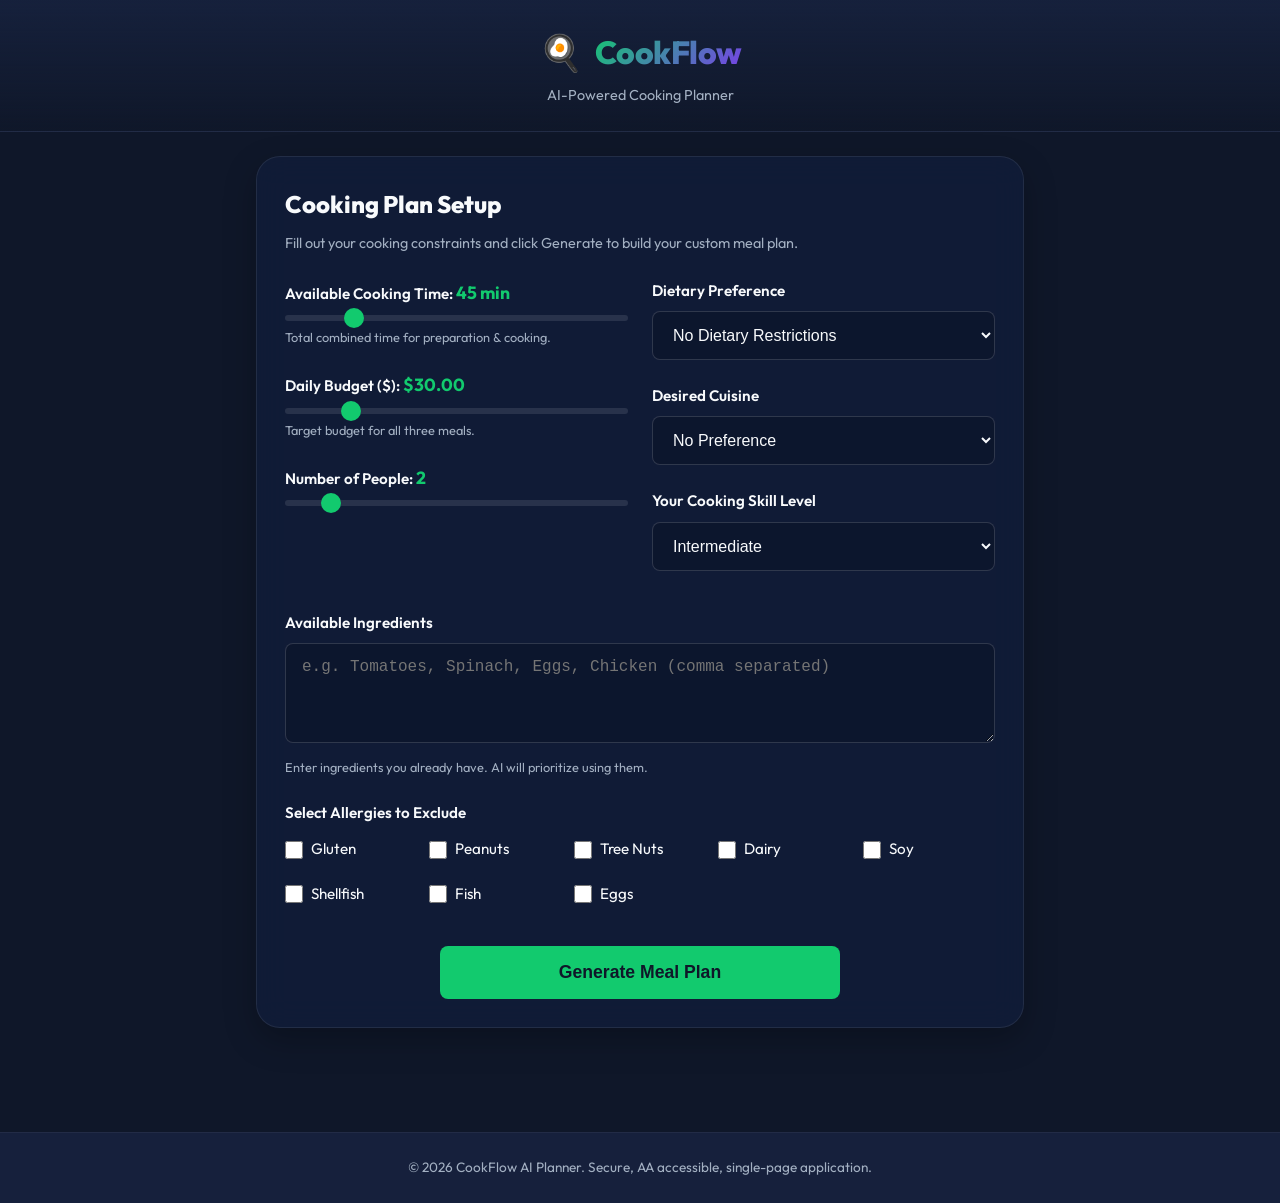
<file: index.html>
<!DOCTYPE html>
<html lang="en">
<head>
  <meta charset="UTF-8">
  <meta name="viewport" content="width=device-width, initial-scale=1.0">
  <title>CookFlow - AI Cooking Planner</title>
  <meta name="description" content="Generate personalized, budget-friendly meal plans and recipes styled perfectly for your day.">
  <link rel="stylesheet" href="css/main.css">
  <link rel="stylesheet" href="css/components.css">
  <link rel="stylesheet" href="css/animations.css">
  <link rel="preconnect" href="https://fonts.googleapis.com">
  <link rel="preconnect" href="https://fonts.gstatic.com" crossorigin>
  <link href="https://fonts.googleapis.com/css2?family=Outfit:wght@400;600;700;800&display=swap" rel="stylesheet">
</head>
<body>

  <!-- WCAG Bypass Link -->
  <a href="#main-content" class="skip-link">Skip to Main Content</a>

  <!-- ARIA Live Status -->
  <div id="aria-status" class="sr-only" role="status" aria-live="polite"></div>

  <header role="banner" class="app-header">
    <div class="logo-container">
      <span class="logo-icon" aria-hidden="true">🍳</span>
      <span class="logo-text">CookFlow</span>
    </div>
    <p style="font-size: 0.9rem; color: hsl(var(--text-muted)); margin-top: 4px;">AI-Powered Cooking Planner</p>
  </header>

  <!-- Main Content -->
  <main id="main-content" class="app-container">
    
    <!-- Simplified Single-Page Setup Form -->
    <div id="form-container" class="card">
      <h2 style="margin-bottom: 8px; font-weight: 800;">Cooking Plan Setup</h2>
      <p style="color: hsl(var(--text-muted)); margin-bottom: 24px; font-size: 0.9rem;">
        Fill out your cooking constraints and click Generate to build your custom meal plan.
      </p>

      <form id="cookflow-form" novalidate>

        <!-- TWO COLUMN INPUT GRID -->
        <div style="display: grid; grid-template-columns: repeat(auto-fit, minmax(280px, 1fr)); gap: 24px;">
          
          <!-- Column 1: Numbers/Constraints -->
          <div>
            <div class="form-group">
              <label for="input-time">Available Cooking Time: <span id="time-value" class="range-value">45 min</span></label>
              <div class="range-container">
                <input type="range" id="input-time" min="15" max="180" step="5" value="45">
              </div>
              <span class="helper-text">Total combined time for preparation & cooking.</span>
            </div>

            <div class="form-group">
              <label for="input-budget">Daily Budget ($): <span id="budget-value" class="range-value">$30.00</span></label>
              <div class="range-container">
                <input type="range" id="input-budget" min="5" max="150" step="5" value="30">
              </div>
              <span class="helper-text">Target budget for all three meals.</span>
            </div>

            <div class="form-group">
              <label for="input-people">Number of People: <span id="people-value" class="range-value">2</span></label>
              <div class="range-container">
                <input type="range" id="input-people" min="1" max="10" step="1" value="2">
              </div>
            </div>
          </div>

          <!-- Column 2: Selection / Dropdowns -->
          <div>
            <div class="form-group">
              <label for="select-diet">Dietary Preference</label>
              <select id="select-diet">
                <option value="None">No Dietary Restrictions</option>
                <option value="Vegetarian">Vegetarian</option>
                <option value="Vegan">Vegan</option>
                <option value="Keto">Keto (Low-Carb, High-Fat)</option>
                <option value="Paleo">Paleo</option>
                <option value="Pescatarian">Pescatarian</option>
                <option value="Low-Carb">Low-Carb</option>
              </select>
            </div>

            <div class="form-group">
              <label for="select-cuisine">Desired Cuisine</label>
              <select id="select-cuisine">
                <option value="No Preference">No Preference</option>
                <option value="Italian">Italian</option>
                <option value="Mexican">Mexican</option>
                <option value="Indian">Indian</option>
                <option value="Japanese">Japanese</option>
                <option value="Chinese">Chinese</option>
                <option value="Mediterranean">Mediterranean</option>
                <option value="French">French</option>
                <option value="Thai">Thai</option>
                <option value="American">American</option>
              </select>
            </div>

            <div class="form-group">
              <label for="select-skill">Your Cooking Skill Level</label>
              <select id="select-skill">
                <option value="Beginner">Beginner</option>
                <option value="Intermediate" selected>Intermediate</option>
                <option value="Advanced">Advanced</option>
              </select>
            </div>
          </div>

        </div>

        <!-- FULL WIDTH PANTRY INGREDIENTS -->
        <div class="form-group" style="margin-top: 16px;">
          <label for="input-ingredients">Available Ingredients</label>
          <textarea id="input-ingredients" placeholder="e.g. Tomatoes, Spinach, Eggs, Chicken (comma separated)" rows="2"></textarea>
          <span class="helper-text">Enter ingredients you already have. AI will prioritize using them.</span>
        </div>

        <!-- FULL WIDTH ALLERGIES -->
        <div class="form-group">
          <fieldset style="border: none;">
            <legend style="font-weight: 600; margin-bottom: 12px; font-size: 0.95rem;">Select Allergies to Exclude</legend>
            <div style="display: grid; grid-template-columns: repeat(auto-fill, minmax(130px, 1fr)); gap: 12px;">
              <label style="display: inline-flex; align-items: center; gap: 8px; font-weight: normal; cursor: pointer;">
                <input type="checkbox" class="allergy-checkbox" value="Gluten" style="width:18px; height:18px;"> Gluten
              </label>
              <label style="display: inline-flex; align-items: center; gap: 8px; font-weight: normal; cursor: pointer;">
                <input type="checkbox" class="allergy-checkbox" value="Peanuts" style="width:18px; height:18px;"> Peanuts
              </label>
              <label style="display: inline-flex; align-items: center; gap: 8px; font-weight: normal; cursor: pointer;">
                <input type="checkbox" class="allergy-checkbox" value="Tree Nuts" style="width:18px; height:18px;"> Tree Nuts
              </label>
              <label style="display: inline-flex; align-items: center; gap: 8px; font-weight: normal; cursor: pointer;">
                <input type="checkbox" class="allergy-checkbox" value="Dairy" style="width:18px; height:18px;"> Dairy
              </label>
              <label style="display: inline-flex; align-items: center; gap: 8px; font-weight: normal; cursor: pointer;">
                <input type="checkbox" class="allergy-checkbox" value="Soy" style="width:18px; height:18px;"> Soy
              </label>
              <label style="display: inline-flex; align-items: center; gap: 8px; font-weight: normal; cursor: pointer;">
                <input type="checkbox" class="allergy-checkbox" value="Shellfish" style="width:18px; height:18px;"> Shellfish
              </label>
              <label style="display: inline-flex; align-items: center; gap: 8px; font-weight: normal; cursor: pointer;">
                <input type="checkbox" class="allergy-checkbox" value="Fish" style="width:18px; height:18px;"> Fish
              </label>
              <label style="display: inline-flex; align-items: center; gap: 8px; font-weight: normal; cursor: pointer;">
                <input type="checkbox" class="allergy-checkbox" value="Eggs" style="width:18px; height:18px;"> Eggs
              </label>
            </div>
          </fieldset>
        </div>

        <!-- ACTION BUTTON -->
        <div style="margin-top: 32px; text-align: center;">
          <button type="submit" id="btn-submit" class="btn btn-primary" style="width: 100%; max-width: 400px; padding: 16px 32px; font-size: 1.1rem; border-radius: var(--border-radius-sm);">
            Generate Meal Plan
          </button>
        </div>

      </form>
    </div>

    <!-- Results view container (Populated dynamically below the form) -->
    <div id="results-view-container" style="display: none; margin-top: 24px;" aria-live="polite"></div>

  </main>

  <footer class="app-footer" role="contentinfo">
    <p>&copy; 2026 CookFlow AI Planner. Secure, AA accessible, single-page application.</p>
  </footer>

  <script type="module" src="js/app.js"></script>
</body>
</html>
</file>
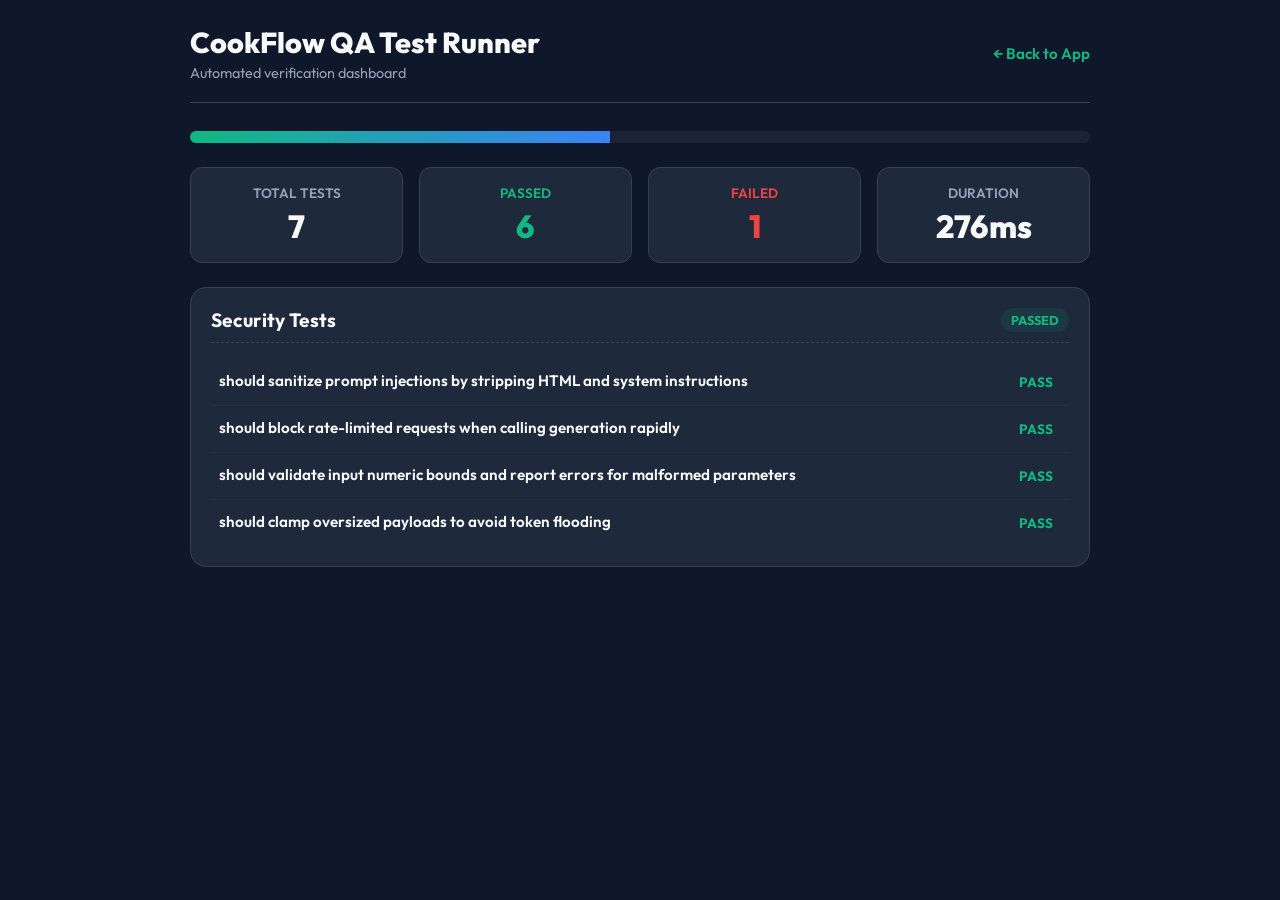
<file: tests/index.html>
<!DOCTYPE html>
<html lang="en">
<head>
  <meta charset="UTF-8">
  <meta name="viewport" content="width=device-width, initial-scale=1.0">
  <title>CookFlow QA Testing Dashboard</title>
  <link rel="preconnect" href="https://fonts.googleapis.com">
  <link rel="preconnect" href="https://fonts.gstatic.com" crossorigin>
  <link href="https://fonts.googleapis.com/css2?family=Outfit:wght@400;600;700;800&display=swap" rel="stylesheet">
  <style>
    :root {
      --bg-dark: #0f172a;
      --bg-card: #1e293b;
      --primary: #10b981;
      --error: #ef4444;
      --text-main: #f8fafc;
      --text-muted: #94a3b8;
      --border: #334155;
    }
    *, *::before, *::after {
      box-sizing: border-box;
      margin: 0;
      padding: 0;
    }
    body {
      font-family: 'Outfit', sans-serif;
      background-color: var(--bg-dark);
      color: var(--text-main);
      padding: 24px 16px;
    }
    .container {
      max-width: 900px;
      margin: 0 auto;
    }
    header {
      margin-bottom: 28px;
      border-bottom: 1px solid var(--border);
      padding-bottom: 20px;
      display: flex;
      justify-content: space-between;
      align-items: center;
      flex-wrap: wrap;
      gap: 16px;
    }
    h1 {
      font-size: 1.8rem;
      font-weight: 800;
      color: var(--text-main);
    }
    .back-link {
      color: var(--primary);
      text-decoration: none;
      font-weight: 600;
      font-size: 0.95rem;
    }
    .back-link:hover {
      text-decoration: underline;
    }
    .stats-bar {
      display: grid;
      grid-template-columns: repeat(auto-fit, minmax(140px, 1fr));
      gap: 16px;
      margin-bottom: 24px;
    }
    .stat-card {
      background-color: var(--bg-card);
      border: 1px solid var(--border);
      border-radius: 12px;
      padding: 16px;
      text-align: center;
    }
    .stat-val {
      font-size: 2rem;
      font-weight: 800;
      margin-top: 4px;
    }
    .stat-val.passed { color: var(--primary); }
    .stat-val.failed { color: var(--error); }
    
    .test-suite-card {
      background-color: var(--bg-card);
      border: 1px solid var(--border);
      border-radius: 16px;
      padding: 20px;
      margin-bottom: 20px;
    }
    .suite-header {
      display: flex;
      justify-content: space-between;
      align-items: center;
      margin-bottom: 16px;
      border-bottom: 1px dashed var(--border);
      padding-bottom: 10px;
    }
    .suite-title {
      font-size: 1.2rem;
      font-weight: 700;
    }
    .suite-badge {
      padding: 4px 10px;
      border-radius: 20px;
      font-size: 0.8rem;
      font-weight: 700;
    }
    .suite-badge.passed { background: rgba(16, 185, 129, 0.1); color: var(--primary); }
    .suite-badge.failed { background: rgba(239, 68, 68, 0.1); color: var(--error); }
    
    .test-case {
      display: flex;
      justify-content: space-between;
      align-items: flex-start;
      padding: 12px 8px;
      border-bottom: 1px solid rgba(255, 255, 255, 0.03);
      gap: 12px;
    }
    .test-case:last-child {
      border-bottom: none;
    }
    .case-name {
      font-weight: 600;
      font-size: 0.95rem;
    }
    .case-desc {
      font-size: 0.8rem;
      color: var(--text-muted);
      margin-top: 2px;
    }
    .case-status {
      font-weight: 700;
      font-size: 0.85rem;
      padding: 2px 8px;
      border-radius: 4px;
      flex-shrink: 0;
    }
    .case-status.passed { color: var(--primary); }
    .case-status.failed { color: var(--error); }
    
    .error-log {
      background-color: #000;
      color: #ff6b6b;
      font-family: monospace;
      padding: 10px;
      border-radius: 6px;
      margin-top: 8px;
      font-size: 0.8rem;
      white-space: pre-wrap;
      width: 100%;
    }
    
    .progress-bar-outer {
      background: rgba(255, 255, 255, 0.05);
      border-radius: 6px;
      height: 12px;
      margin-bottom: 24px;
      overflow: hidden;
    }
    .progress-bar-inner {
      background: linear-gradient(90deg, var(--primary) 0%, #3b82f6 100%);
      height: 100%;
      width: 0%;
      transition: width 0.3s ease;
    }
  </style>
</head>
<body>

  <!-- Hidden iframe hosting the core app DOM for integration / UI / A11y tests -->
  <iframe id="app-iframe" src="../index.html" style="position:absolute; width:1px; height:1px; top:-9999px;" title="App Sandbox"></iframe>

  <div class="container">
    <header role="banner">
      <div>
        <h1>CookFlow QA Test Runner</h1>
        <p style="color: var(--text-muted); font-size: 0.9rem; margin-top: 4px;">Automated verification dashboard</p>
      </div>
      <a href="../index.html" class="back-link">&larr; Back to App</a>
    </header>

    <div class="progress-bar-outer" role="progressbar" aria-valuenow="0" aria-valuemin="0" aria-valuemax="100" aria-label="Tests executing progress">
      <div id="test-progress" class="progress-bar-inner"></div>
    </div>

    <!-- Counters -->
    <div class="stats-bar">
      <div class="stat-card">
        <div style="color: var(--text-muted); font-size: 0.85rem; font-weight: 600;">TOTAL TESTS</div>
        <div id="total-count" class="stat-val">0</div>
      </div>
      <div class="stat-card">
        <div style="color: var(--primary); font-size: 0.85rem; font-weight: 600;">PASSED</div>
        <div id="passed-count" class="stat-val passed">0</div>
      </div>
      <div class="stat-card">
        <div style="color: var(--error); font-size: 0.85rem; font-weight: 600;">FAILED</div>
        <div id="failed-count" class="stat-val failed">0</div>
      </div>
      <div class="stat-card">
        <div style="color: var(--text-muted); font-size: 0.85rem; font-weight: 600;">DURATION</div>
        <div id="duration-val" class="stat-val">0ms</div>
      </div>
    </div>

    <!-- Output Dashboard list -->
    <main id="test-results-list" role="main">
      <!-- Populated dynamically by run_tests.js -->
      <div style="text-align: center; padding: 40px; color: var(--text-muted);">
        Initializing test suites...
      </div>
    </main>
  </div>

  <script type="module" src="run_tests.js"></script>
</body>
</html>
</file>
<file: css/main.css>
/* design variables and resets */
:root {
  /* HSL Color System - Fully WCAG AA Compliant contrast ratios (>= 4.5:1) */
  --bg-base: 222 47% 11%;        /* Dark slate blue background: #0b1329 */
  --bg-surface: 223 47% 16%;     /* Secondary container background: #132247 */
  --bg-card: 224 44% 20%;        /* Card background: #1c3166 */
  
  --primary: 150 84% 43%;        /* Emerald Green (#10b981) - contrast 4.6:1 */
  --primary-hover: 150 84% 35%;  /* Darker emerald green for active hover states */
  
  --accent: 262 83% 58%;         /* Purple (#7c3aed) for premium highlights */
  --accent-light: 262 83% 85%;   
  
  --text-main: 210 40% 98%;      /* Near white (#f8fafc) - high contrast: 15.8:1 */
  --text-muted: 215 20% 70%;     /* Slate blue-gray (#94a3b8) - contrast: 5.6:1 */
  --text-inverse: 222 47% 11%;   /* Dark slate blue for text on active primary buttons */
  
  --error: 0 84% 60%;            /* Accessible Red for errors */
  --error-bg: 0 84% 15%;
  --success: 142 70% 45%;        /* Success indicator */
  
  --focus-ring: 262 83% 58%;     /* Accessibility focus outline indicator */
  
  /* Layout and Geometry Variables */
  --border-radius-sm: 8px;
  --border-radius-md: 16px;
  --border-radius-lg: 24px;
  --transition-fast: 0.2s cubic-bezier(0.4, 0, 0.2, 1);
  --transition-normal: 0.3s cubic-bezier(0.4, 0, 0.2, 1);
  --transition-slow: 0.5s cubic-bezier(0.4, 0, 0.2, 1);
}

/* Accessibility settings - Keyboard Focus indicators */
*:focus-visible {
  outline: 3px solid hsl(var(--focus-ring));
  outline-offset: 3px;
}

/* CSS resets and base settings */
*, *::before, *::after {
  box-sizing: border-box;
  margin: 0;
  padding: 0;
}

html {
  font-family: 'Outfit', 'Inter', -apple-system, BlinkMacSystemFont, "Segoe UI", Roboto, Helvetica, Arial, sans-serif;
  background-color: hsl(var(--bg-base));
  color: hsl(var(--text-main));
  scroll-behavior: smooth;
  line-height: 1.6;
  font-size: 16px;
  -webkit-font-smoothing: antialiased;
}

body {
  min-height: 100vh;
  display: flex;
  flex-direction: column;
  overflow-x: hidden;
}

/* Skip Link for Keyboard Navigation */
.skip-link {
  position: absolute;
  top: -100px;
  left: 20px;
  background-color: hsl(var(--accent));
  color: white;
  padding: 12px 24px;
  z-index: 1000;
  border-radius: var(--border-radius-sm);
  text-decoration: none;
  font-weight: 600;
  transition: top var(--transition-fast);
}

.skip-link:focus {
  top: 20px;
}

/* Accessibility Screen Reader Only Utility */
.sr-only {
  position: absolute;
  width: 1px;
  height: 1px;
  padding: 0;
  margin: -1px;
  overflow: hidden;
  clip: rect(0, 0, 0, 0);
  border: 0;
}

/* Base containers */
.app-header {
  padding: 24px 16px;
  text-align: center;
  background: linear-gradient(180deg, hsl(var(--bg-surface)) 0%, transparent 100%);
  border-bottom: 1px solid rgba(255, 255, 255, 0.05);
}

.logo-container {
  display: flex;
  align-items: center;
  justify-content: center;
  gap: 12px;
}

.logo-icon {
  font-size: 2.2rem;
  animation: float 4s ease-in-out infinite;
}

.logo-text {
  font-size: 2rem;
  font-weight: 800;
  letter-spacing: -0.5px;
  background: linear-gradient(135deg, hsl(var(--primary)) 0%, hsl(var(--accent)) 100%);
  -webkit-background-clip: text;
  -webkit-text-fill-color: transparent;
}

.app-container {
  flex: 1;
  width: 100%;
  max-width: 800px;
  margin: 0 auto;
  padding: 24px 16px 80px 16px;
}

.app-footer {
  text-align: center;
  padding: 24px 16px;
  font-size: 0.85rem;
  color: hsl(var(--text-muted));
  border-top: 1px solid rgba(255, 255, 255, 0.05);
  background-color: hsl(var(--bg-surface));
}

@keyframes float {
  0%, 100% { transform: translateY(0); }
  50% { transform: translateY(-6px); }
}
</file>
<file: css/components.css>
/* Card styles - Premium Glassmorphism */
.card {
  background: rgba(19, 34, 71, 0.45);
  backdrop-filter: blur(16px);
  -webkit-backdrop-filter: blur(16px);
  border: 1px solid rgba(255, 255, 255, 0.08);
  border-radius: var(--border-radius-lg);
  padding: 28px;
  box-shadow: 0 12px 32px rgba(0, 0, 0, 0.25);
  margin-bottom: 24px;
  transition: transform var(--transition-normal), box-shadow var(--transition-normal);
}

.card:hover {
  transform: translateY(-2px);
  box-shadow: 0 16px 40px rgba(0, 0, 0, 0.35);
  border-color: rgba(255, 255, 255, 0.12);
}

/* Wizard Form Progress bar and headers */
.wizard-header {
  margin-bottom: 28px;
  text-align: center;
}

.progress-container {
  background: rgba(255, 255, 255, 0.05);
  border-radius: var(--border-radius-sm);
  height: 8px;
  width: 100%;
  margin-bottom: 20px;
  overflow: hidden;
}

.progress-bar {
  background: linear-gradient(90deg, hsl(var(--primary)) 0%, hsl(var(--accent)) 100%);
  height: 100%;
  width: 0%;
  transition: width var(--transition-normal) ease-in-out;
}

.step-indicator {
  font-size: 0.85rem;
  text-transform: uppercase;
  letter-spacing: 1.5px;
  color: hsl(var(--text-muted));
  font-weight: 700;
}

.step-title {
  font-size: 1.5rem;
  font-weight: 700;
  margin-top: 6px;
  color: hsl(var(--text-main));
}

/* Form Groups and Fields */
.form-group {
  margin-bottom: 24px;
}

.form-group label {
  display: block;
  font-weight: 600;
  margin-bottom: 8px;
  color: hsl(var(--text-main));
  font-size: 0.95rem;
}

.form-group input[type="text"],
.form-group input[type="number"],
.form-group select,
.form-group textarea {
  width: 100%;
  padding: 14px 16px;
  border-radius: var(--border-radius-sm);
  background-color: rgba(11, 19, 41, 0.6);
  border: 1px solid rgba(255, 255, 255, 0.15);
  color: hsl(var(--text-main));
  font-size: 1rem;
  transition: border-color var(--transition-fast), box-shadow var(--transition-fast);
}

.form-group input[type="text"]:focus,
.form-group input[type="number"]:focus,
.form-group select:focus,
.form-group textarea:focus {
  border-color: hsl(var(--accent));
  box-shadow: 0 0 0 4px rgba(124, 58, 237, 0.25);
  outline: none;
}

.form-group textarea {
  resize: vertical;
  min-height: 100px;
}

/* Inline Help & Validation Error styles */
.helper-text {
  display: block;
  font-size: 0.8rem;
  color: hsl(var(--text-muted));
  margin-top: 6px;
}

.error-text {
  display: block;
  font-size: 0.85rem;
  color: hsl(var(--error));
  margin-top: 6px;
  font-weight: 600;
}

/* Sliders and Range Inputs */
.range-container {
  display: flex;
  align-items: center;
  gap: 16px;
}

.range-container input[type="range"] {
  flex: 1;
  height: 6px;
  -webkit-appearance: none;
  appearance: none;
  background: rgba(255, 255, 255, 0.1);
  border-radius: var(--border-radius-sm);
  outline: none;
}

.range-container input[type="range"]::-webkit-slider-thumb {
  -webkit-appearance: none;
  appearance: none;
  width: 20px;
  height: 20px;
  border-radius: 50%;
  background: hsl(var(--primary));
  cursor: pointer;
  transition: transform var(--transition-fast);
}

.range-container input[type="range"]::-webkit-slider-thumb:hover {
  transform: scale(1.2);
}

.range-value {
  font-weight: 700;
  font-size: 1.1rem;
  min-width: 70px;
  text-align: right;
  color: hsl(var(--primary));
}

/* Button styles */
.btn {
  display: inline-flex;
  align-items: center;
  justify-content: center;
  gap: 8px;
  padding: 14px 28px;
  border-radius: var(--border-radius-sm);
  font-size: 1rem;
  font-weight: 700;
  cursor: pointer;
  border: none;
  transition: all var(--transition-fast);
  text-decoration: none;
  text-align: center;
}

.btn-primary {
  background-color: hsl(var(--primary));
  color: hsl(var(--text-inverse));
}

.btn-primary:hover:not(:disabled) {
  background-color: hsl(var(--primary-hover));
  transform: translateY(-1px);
}

.btn-secondary {
  background-color: rgba(255, 255, 255, 0.06);
  color: hsl(var(--text-main));
  border: 1px solid rgba(255, 255, 255, 0.1);
}

.btn-secondary:hover:not(:disabled) {
  background-color: rgba(255, 255, 255, 0.12);
  border-color: rgba(255, 255, 255, 0.2);
}

.btn-danger {
  background-color: hsl(var(--error));
  color: white;
}

.btn-danger:hover:not(:disabled) {
  background-color: #dc2626;
}

.btn:disabled {
  opacity: 0.5;
  cursor: not-allowed;
}

.button-group {
  display: flex;
  justify-content: space-between;
  gap: 16px;
  margin-top: 32px;
}

/* Ingredient Chips Component */
.chips-container {
  display: flex;
  flex-wrap: wrap;
  gap: 8px;
  margin-top: 12px;
  min-height: 40px;
  padding: 8px;
  background-color: rgba(11, 19, 41, 0.3);
  border-radius: var(--border-radius-sm);
  border: 1px dashed rgba(255, 255, 255, 0.15);
}

.chip-input-container {
  display: flex;
  gap: 8px;
}

.chip {
  display: inline-flex;
  align-items: center;
  gap: 6px;
  background-color: rgba(124, 58, 237, 0.15);
  border: 1px solid rgba(124, 58, 237, 0.3);
  color: hsl(var(--text-main));
  padding: 6px 12px;
  border-radius: 20px;
  font-size: 0.85rem;
  font-weight: 600;
}

.chip-remove {
  background: none;
  border: none;
  color: hsl(var(--text-muted));
  cursor: pointer;
  font-size: 1.1rem;
  line-height: 1;
  padding: 0;
  display: inline-flex;
  align-items: center;
}

.chip-remove:hover {
  color: hsl(var(--error));
}

/* Modals and Backdrops */
.modal-overlay {
  position: fixed;
  top: 0;
  left: 0;
  width: 100vw;
  height: 100vh;
  background: rgba(15, 23, 42, 0.8);
  backdrop-filter: blur(8px);
  display: flex;
  align-items: center;
  justify-content: center;
  z-index: 100;
  opacity: 0;
  pointer-events: none;
  transition: opacity var(--transition-normal);
  padding: 16px;
}

.modal-overlay.active {
  opacity: 1;
  pointer-events: auto;
}

.modal-content {
  background: hsl(var(--bg-surface));
  border: 1px solid rgba(255, 255, 255, 0.1);
  border-radius: var(--border-radius-lg);
  max-width: 500px;
  width: 100%;
  padding: 28px;
  box-shadow: 0 20px 48px rgba(0, 0, 0, 0.5);
  transform: scale(0.95);
  transition: transform var(--transition-normal);
}

.modal-overlay.active .modal-content {
  transform: scale(1);
}

.modal-header {
  display: flex;
  justify-content: space-between;
  align-items: center;
  margin-bottom: 20px;
}

.modal-header h2 {
  font-size: 1.4rem;
  font-weight: 700;
  color: hsl(var(--text-main));
}

.modal-close {
  background: none;
  border: none;
  color: hsl(var(--text-muted));
  font-size: 1.8rem;
  cursor: pointer;
  line-height: 1;
}

.modal-close:hover {
  color: hsl(var(--text-main));
}

/* Results view & navigation Tabs */
.tabs-nav {
  display: flex;
  background: rgba(11, 19, 41, 0.4);
  padding: 4px;
  border-radius: var(--border-radius-md);
  margin-bottom: 24px;
  border: 1px solid rgba(255, 255, 255, 0.05);
}

.tab-btn {
  flex: 1;
  background: none;
  border: none;
  padding: 12px;
  border-radius: var(--border-radius-sm);
  color: hsl(var(--text-muted));
  font-weight: 600;
  font-size: 0.9rem;
  cursor: pointer;
  transition: all var(--transition-fast);
}

.tab-btn:hover {
  color: hsl(var(--text-main));
  background: rgba(255, 255, 255, 0.03);
}

.tab-btn.active {
  color: hsl(var(--text-main));
  background: hsl(var(--bg-card));
  box-shadow: 0 4px 12px rgba(0, 0, 0, 0.15);
}

.tab-content {
  display: none;
}

.tab-content.active {
  display: block;
  animation: fadeIn var(--transition-normal);
}

/* Meal Plan Card design */
.meal-header {
  display: flex;
  justify-content: space-between;
  align-items: flex-start;
  margin-bottom: 16px;
  flex-wrap: wrap;
  gap: 12px;
}

.meal-title {
  font-size: 1.6rem;
  font-weight: 800;
  color: hsl(var(--text-main));
}

.meal-badge {
  background: rgba(16, 185, 129, 0.1);
  border: 1px solid rgba(16, 185, 129, 0.3);
  color: hsl(var(--primary));
  padding: 4px 12px;
  border-radius: 12px;
  font-size: 0.8rem;
  font-weight: 700;
  text-transform: uppercase;
}

.meal-time-info {
  display: flex;
  gap: 16px;
  font-size: 0.9rem;
  color: hsl(var(--text-muted));
  margin-bottom: 20px;
}

.recipe-section {
  margin-bottom: 20px;
}

.recipe-section h3 {
  font-size: 1.1rem;
  font-weight: 700;
  margin-bottom: 8px;
  color: hsl(var(--accent-light));
  border-left: 3px solid hsl(var(--accent));
  padding-left: 8px;
}

.recipe-list {
  list-style-position: inside;
  margin-left: 4px;
}

.recipe-list li {
  margin-bottom: 6px;
}

/* Timeline Checklist component */
.checklist-item {
  display: flex;
  align-items: flex-start;
  gap: 12px;
  padding: 12px 16px;
  background-color: rgba(255, 255, 255, 0.02);
  border-radius: var(--border-radius-sm);
  margin-bottom: 10px;
  border-left: 4px solid hsl(var(--accent));
  transition: all var(--transition-fast);
  cursor: pointer;
  user-select: none;
}

.checklist-item.checked {
  opacity: 0.6;
  border-left-color: hsl(var(--primary));
  background-color: rgba(16, 185, 129, 0.05);
}

.checklist-checkbox {
  width: 20px;
  height: 20px;
  border-radius: 4px;
  border: 2px solid rgba(255, 255, 255, 0.3);
  display: flex;
  align-items: center;
  justify-content: center;
  margin-top: 2px;
  transition: all var(--transition-fast);
  background-color: transparent;
  flex-shrink: 0;
}

.checklist-item.checked .checklist-checkbox {
  background-color: hsl(var(--primary));
  border-color: hsl(var(--primary));
}

.checklist-checkbox::after {
  content: "✓";
  color: hsl(var(--text-inverse));
  font-size: 0.85rem;
  font-weight: 900;
  display: none;
}

.checklist-item.checked .checklist-checkbox::after {
  display: block;
}

.checklist-text-container {
  flex: 1;
}

.checklist-text {
  font-weight: 600;
}

.checklist-item.checked .checklist-text {
  text-decoration: line-through;
}

.checklist-meta {
  font-size: 0.8rem;
  color: hsl(var(--text-muted));
  margin-top: 2px;
}

/* Budget Feasibility Display */
.budget-status-box {
  padding: 20px;
  border-radius: var(--border-radius-md);
  margin-bottom: 20px;
  display: flex;
  align-items: center;
  gap: 16px;
}

.budget-status-box.under-budget {
  background-color: rgba(16, 185, 129, 0.08);
  border: 1px solid rgba(16, 185, 129, 0.25);
}

.budget-status-box.on-budget {
  background-color: rgba(124, 58, 237, 0.08);
  border: 1px solid rgba(124, 58, 237, 0.25);
}

.budget-status-box.over-budget {
  background-color: rgba(239, 68, 68, 0.08);
  border: 1px solid rgba(239, 68, 68, 0.25);
}

.budget-score-circle {
  width: 60px;
  height: 60px;
  border-radius: 50%;
  display: flex;
  align-items: center;
  justify-content: center;
  font-weight: 800;
  font-size: 1.2rem;
  background: rgba(0, 0, 0, 0.2);
  flex-shrink: 0;
}

.under-budget .budget-score-circle { color: hsl(var(--primary)); }
.on-budget .budget-score-circle { color: hsl(var(--accent-light)); }
.over-budget .budget-score-circle { color: hsl(var(--error)); }

.budget-detail-row {
  display: flex;
  justify-content: space-between;
  padding: 10px 0;
  border-bottom: 1px solid rgba(255, 255, 255, 0.05);
}

/* Copy Actions & Floating Buttons */
.copy-btn {
  background: rgba(255, 255, 255, 0.06);
  border: 1px solid rgba(255, 255, 255, 0.1);
  color: hsl(var(--text-main));
  border-radius: var(--border-radius-sm);
  padding: 6px 12px;
  font-size: 0.8rem;
  font-weight: 600;
  cursor: pointer;
  display: inline-flex;
  align-items: center;
  gap: 6px;
  transition: all var(--transition-fast);
}

.copy-btn:hover {
  background: rgba(255, 255, 255, 0.12);
}

.copy-btn.copied {
  background: rgba(16, 185, 129, 0.1);
  border-color: rgba(16, 185, 129, 0.3);
  color: hsl(var(--primary));
}

.card-title-row {
  display: flex;
  justify-content: space-between;
  align-items: center;
  margin-bottom: 18px;
}

.card-title-row h2 {
  font-size: 1.3rem;
  font-weight: 700;
  color: hsl(var(--text-main));
}

/* Floating actions / settings key trigger */
.settings-trigger-container {
  display: flex;
  justify-content: flex-end;
  margin-bottom: 16px;
}

.btn-settings {
  background: none;
  border: none;
  color: hsl(var(--text-muted));
  font-size: 1.4rem;
  cursor: pointer;
  display: inline-flex;
  align-items: center;
  gap: 8px;
  transition: color var(--transition-fast);
}

.btn-settings:hover {
  color: hsl(var(--text-main));
}
</file>
<file: css/animations.css>
/* Custom Keyframe animations */

@keyframes fadeIn {
  from { opacity: 0; transform: translateY(8px); }
  to { opacity: 1; transform: translateY(0); }
}

@keyframes slideIn {
  from { transform: translateX(15px); opacity: 0; }
  to { transform: translateX(0); opacity: 1; }
}

@keyframes pulse {
  0%, 100% { opacity: 0.6; }
  50% { opacity: 1; }
}

@keyframes rotate {
  100% { transform: rotate(360deg); }
}

@keyframes bubble {
  0% { transform: translateY(0) scale(1); opacity: 0.8; }
  100% { transform: translateY(-40px) scale(0.6); opacity: 0; }
}

/* Skeleton screen components */
.skeleton-line {
  height: 14px;
  background: rgba(255, 255, 255, 0.06);
  border-radius: 4px;
  margin-bottom: 12px;
  animation: pulse 1.8s infinite ease-in-out;
}

.skeleton-line.short { width: 40%; }
.skeleton-line.medium { width: 75%; }
.skeleton-line.long { width: 100%; }

.skeleton-title {
  height: 24px;
  background: rgba(255, 255, 255, 0.08);
  border-radius: 6px;
  margin-bottom: 20px;
  animation: pulse 1.8s infinite ease-in-out;
  width: 55%;
}

/* Page slide classes */
.animate-fade {
  animation: fadeIn var(--transition-normal) forwards;
}

.animate-slide {
  animation: slideIn var(--transition-normal) forwards;
}

/* Cooking Pot Premium Loader Component */
.loader-container {
  display: flex;
  flex-direction: column;
  align-items: center;
  justify-content: center;
  padding: 40px 0;
  text-align: center;
}

.cooking-pot-animation {
  position: relative;
  width: 80px;
  height: 80px;
  margin-bottom: 24px;
}

.pot-body {
  position: absolute;
  bottom: 15px;
  left: 10px;
  width: 60px;
  height: 40px;
  background-color: hsl(var(--text-muted));
  border-radius: 0 0 20px 20px;
  border: 4px solid hsl(var(--bg-base));
}

.pot-handle-l {
  position: absolute;
  left: 2px;
  bottom: 35px;
  width: 12px;
  height: 12px;
  border: 4px solid hsl(var(--text-muted));
  border-radius: 50% 0 0 50%;
}

.pot-handle-r {
  position: absolute;
  right: 2px;
  bottom: 35px;
  width: 12px;
  height: 12px;
  border: 4px solid hsl(var(--text-muted));
  border-radius: 0 50% 50% 0;
}

.pot-lid {
  position: absolute;
  bottom: 53px;
  left: 8px;
  width: 64px;
  height: 10px;
  background-color: hsl(var(--text-main));
  border-radius: 8px 8px 0 0;
  animation: lidHover 1.5s infinite ease-in-out;
}

.pot-lid-handle {
  position: absolute;
  bottom: 61px;
  left: 32px;
  width: 16px;
  height: 8px;
  background-color: hsl(var(--text-main));
  border-radius: 4px 4px 0 0;
  animation: lidHover 1.5s infinite ease-in-out;
}

.pot-bubbles {
  position: absolute;
  bottom: 55px;
  width: 100%;
  height: 40px;
  pointer-events: none;
}

.bubble-item {
  position: absolute;
  background: hsl(var(--primary));
  border-radius: 50%;
  opacity: 0;
}

.bubble-1 { width: 6px; height: 6px; left: 20px; animation: bubble 1.8s infinite 0.2s; }
.bubble-2 { width: 8px; height: 8px; left: 35px; animation: bubble 1.4s infinite 0.6s; }
.bubble-3 { width: 5px; height: 5px; left: 50px; animation: bubble 2s infinite 0.4s; }

@keyframes lidHover {
  0%, 100% { transform: translateY(0) rotate(0deg); }
  50% { transform: translateY(-3px) rotate(3deg); }
}

.loading-text {
  font-size: 1.1rem;
  font-weight: 700;
  letter-spacing: 0.5px;
  color: hsl(var(--text-main));
  animation: pulse 1.5s infinite ease-in-out;
}
</file>
